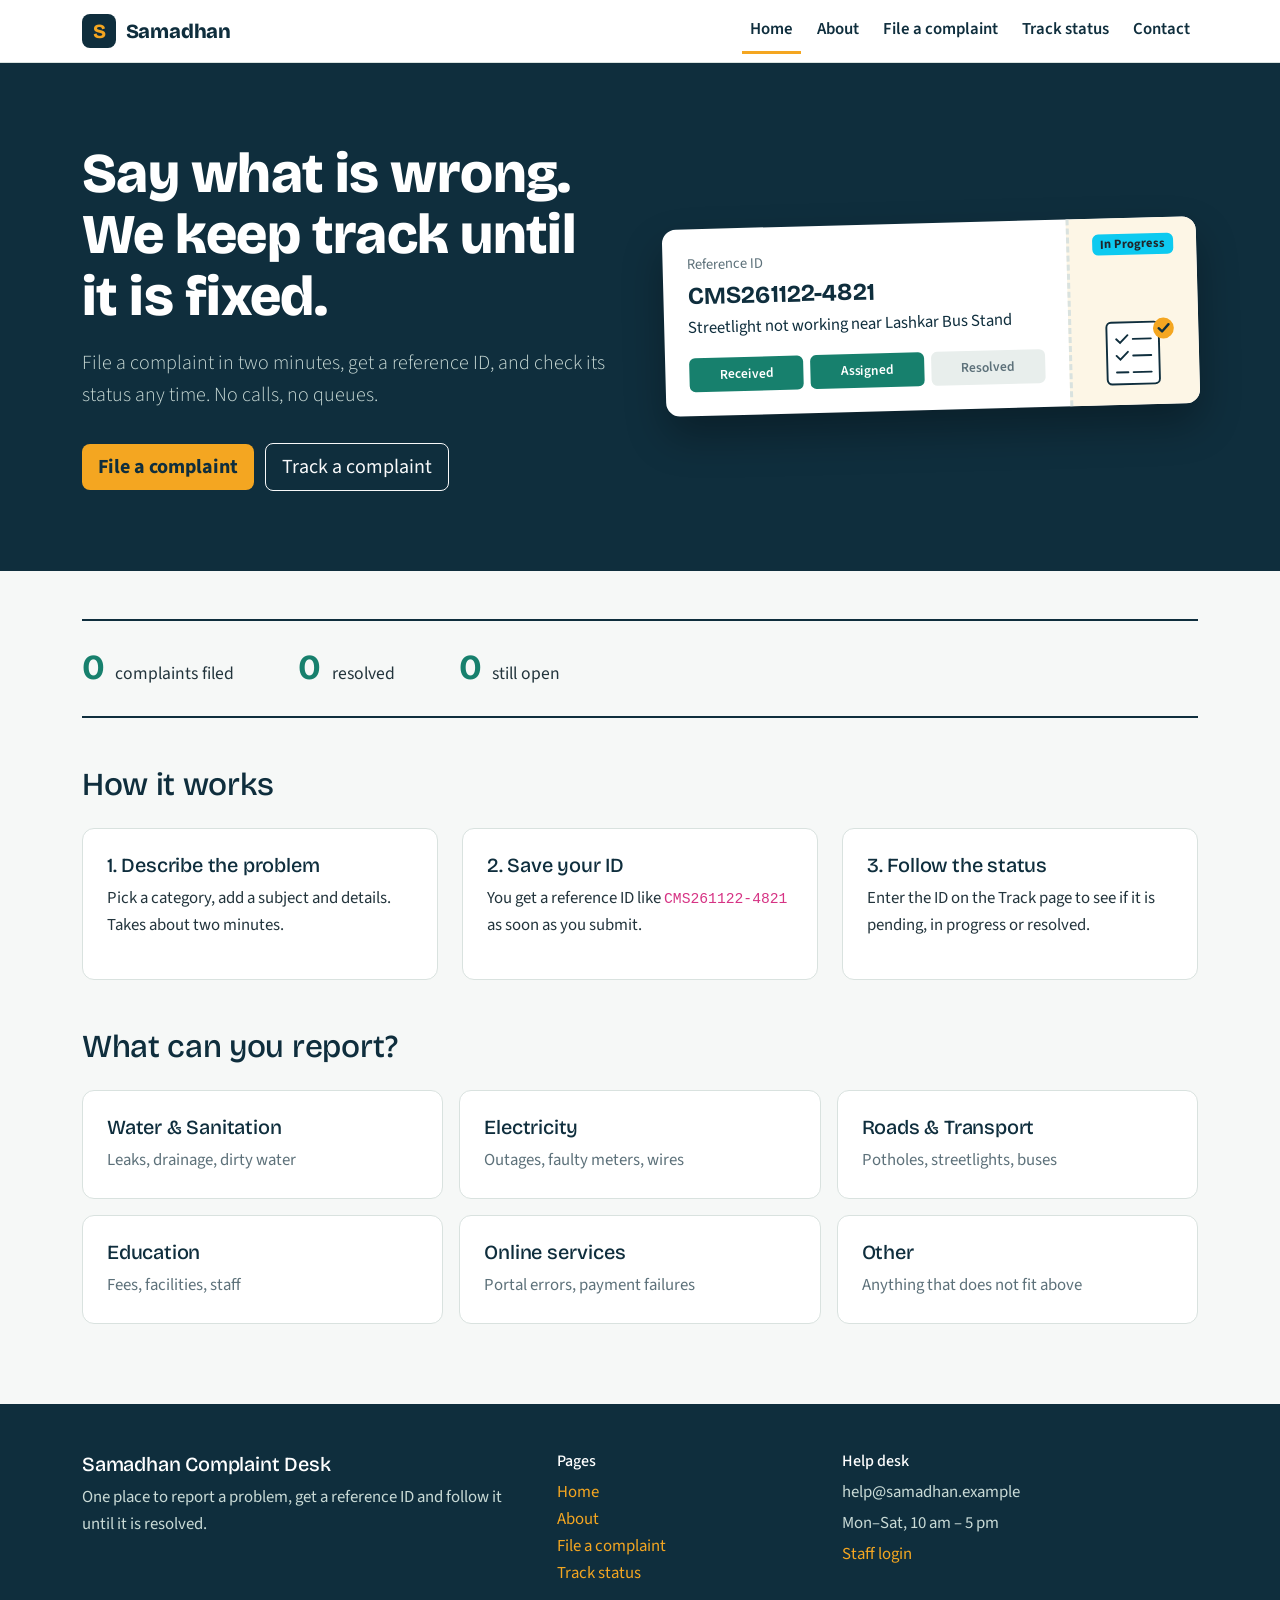
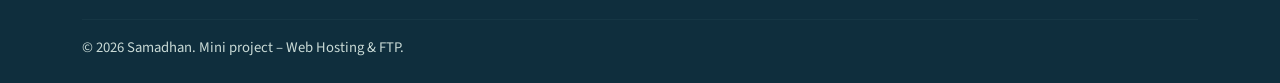
<file: index.html>
<!DOCTYPE html>
<html lang="en">
<head>
<meta charset="UTF-8">
<meta name="viewport" content="width=device-width, initial-scale=1">
<title>Home | Samadhan Complaint Desk</title>
<link href="https://cdn.jsdelivr.net/npm/bootstrap@5.3.3/dist/css/bootstrap.min.css" rel="stylesheet">
<link href="https://fonts.googleapis.com/css2?family=Bricolage+Grotesque:wght@500;700;800&family=Source+Sans+3:wght@400;600&display=swap" rel="stylesheet">
<link href="css/style.css" rel="stylesheet">
</head>
<body data-page="index">
<div id="site-header"></div>
<main>
<section class="hero"><div class="container"><div class="row align-items-center g-5">
 <div class="col-lg-6">
  <h1>Say what is wrong.<br>We keep track until it is fixed.</h1>
  <p class="lead">File a complaint in two minutes, get a reference ID, and check its status any time. No calls, no queues.</p>
  <a href="submit.html" class="btn btn-accent btn-lg me-2">File a complaint</a>
  <a href="track.html" class="btn btn-outline-light btn-lg">Track a complaint</a>
 </div>
 <div class="col-lg-6"><div class="ticket">
  <div class="ticket-main"><small>Reference ID</small><strong>CMS261122-4821</strong>
   <p>Streetlight not working near Lashkar Bus Stand</p>
   <ol class="steps"><li class="on">Received</li><li class="on">Assigned</li><li>Resolved</li></ol></div>
  <div class="ticket-stub"><span class="badge bg-info text-dark">In Progress</span><img src="img/hero.svg" alt="Illustration of a checklist with a tick mark"></div>
 </div></div>
</div></div></section>

<section class="py-5"><div class="container"><div class="stat-row">
 <div><b id="sTotal">0</b> complaints filed</div><div><b id="sDone">0</b> resolved</div><div><b id="sOpen">0</b> still open</div>
</div></div></section>

<section class="pb-5"><div class="container"><h2 class="mb-4">How it works</h2><div class="row g-4">
 <div class="col-md-4"><div class="how"><h5>1. Describe the problem</h5><p>Pick a category, add a subject and details. Takes about two minutes.</p></div></div>
 <div class="col-md-4"><div class="how"><h5>2. Save your ID</h5><p>You get a reference ID like <code>CMS261122-4821</code> as soon as you submit.</p></div></div>
 <div class="col-md-4"><div class="how"><h5>3. Follow the status</h5><p>Enter the ID on the Track page to see if it is pending, in progress or resolved.</p></div></div>
</div></div></section>

<section class="pb-5"><div class="container"><h2 class="mb-4">What can you report?</h2><div class="row g-3">
 <div class="col-sm-6 col-lg-4"><a class="cat" href="submit.html?cat=Water+%26+Sanitation"><h5>Water &amp; Sanitation</h5><p>Leaks, drainage, dirty water</p></a></div>
 <div class="col-sm-6 col-lg-4"><a class="cat" href="submit.html?cat=Electricity"><h5>Electricity</h5><p>Outages, faulty meters, wires</p></a></div>
 <div class="col-sm-6 col-lg-4"><a class="cat" href="submit.html?cat=Roads+%26+Transport"><h5>Roads &amp; Transport</h5><p>Potholes, streetlights, buses</p></a></div>
 <div class="col-sm-6 col-lg-4"><a class="cat" href="submit.html?cat=Education"><h5>Education</h5><p>Fees, facilities, staff</p></a></div>
 <div class="col-sm-6 col-lg-4"><a class="cat" href="submit.html?cat=Online+services"><h5>Online services</h5><p>Portal errors, payment failures</p></a></div>
 <div class="col-sm-6 col-lg-4"><a class="cat" href="submit.html?cat=Other"><h5>Other</h5><p>Anything that does not fit above</p></a></div>
</div></div></section>
</main>
<div id="site-footer"></div>
<script src="https://cdn.jsdelivr.net/npm/bootstrap@5.3.3/dist/js/bootstrap.bundle.min.js"></script>
<script src="js/app.js"></script>
</body>
</html>
</file>
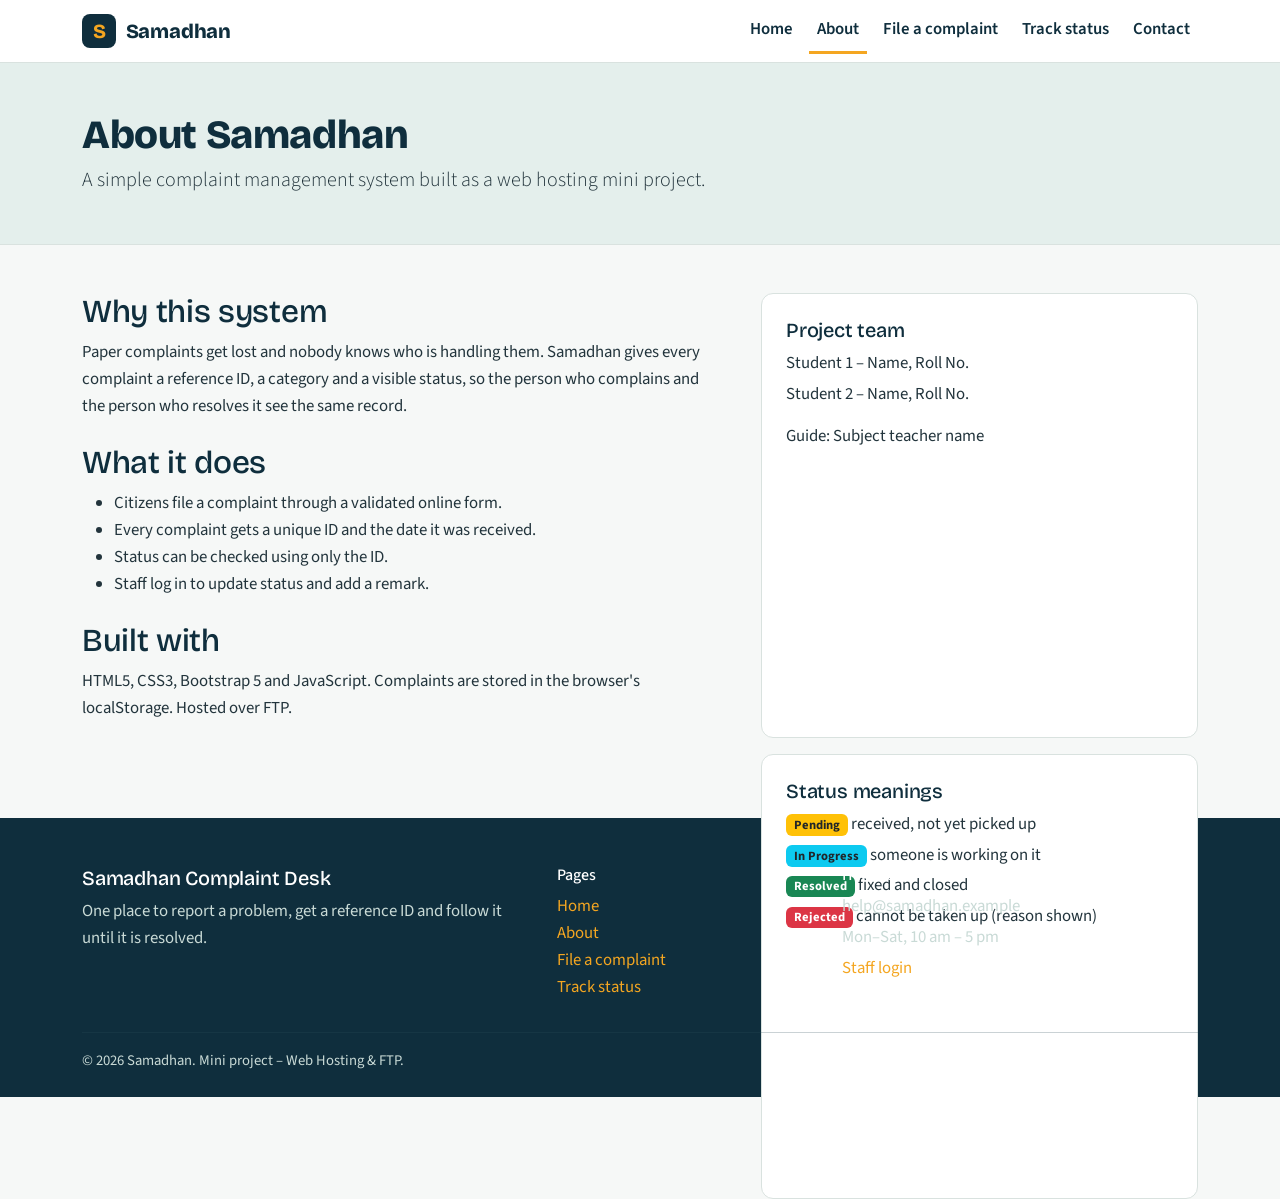
<file: about.html>
<!DOCTYPE html>
<html lang="en">
<head>
<meta charset="UTF-8">
<meta name="viewport" content="width=device-width, initial-scale=1">
<title>About | Samadhan Complaint Desk</title>
<link href="https://cdn.jsdelivr.net/npm/bootstrap@5.3.3/dist/css/bootstrap.min.css" rel="stylesheet">
<link href="https://fonts.googleapis.com/css2?family=Bricolage+Grotesque:wght@500;700;800&family=Source+Sans+3:wght@400;600&display=swap" rel="stylesheet">
<link href="css/style.css" rel="stylesheet">
</head>
<body data-page="about">
<div id="site-header"></div>
<main>
<section class="page-head"><div class="container"><h1>About Samadhan</h1><p class="lead">A simple complaint management system built as a web hosting mini project.</p></div></section>
<section class="py-5"><div class="container"><div class="row g-5">
 <div class="col-lg-7">
  <h2>Why this system</h2>
  <p>Paper complaints get lost and nobody knows who is handling them. Samadhan gives every complaint a reference ID, a category and a visible status, so the person who complains and the person who resolves it see the same record.</p>
  <h2 class="mt-4">What it does</h2>
  <ul><li>Citizens file a complaint through a validated online form.</li>
   <li>Every complaint gets a unique ID and the date it was received.</li>
   <li>Status can be checked using only the ID.</li>
   <li>Staff log in to update status and add a remark.</li></ul>
  <h2 class="mt-4">Built with</h2>
  <p>HTML5, CSS3, Bootstrap 5 and JavaScript. Complaints are stored in the browser's localStorage. Hosted over FTP.</p>
 </div>
 <div class="col-lg-5">
  <div class="how"><h5>Project team</h5><p class="mb-1">Student 1 – Name, Roll No.</p><p class="mb-1">Student 2 – Name, Roll No.</p><p class="mb-0 mt-3">Guide: Subject teacher name</p></div>
  <div class="how mt-3"><h5>Status meanings</h5>
   <p class="mb-1"><span class="badge bg-warning text-dark">Pending</span> received, not yet picked up</p>
   <p class="mb-1"><span class="badge bg-info text-dark">In Progress</span> someone is working on it</p>
   <p class="mb-1"><span class="badge bg-success">Resolved</span> fixed and closed</p>
   <p class="mb-0"><span class="badge bg-danger">Rejected</span> cannot be taken up (reason shown)</p></div>
 </div>
</div></div></section>
</main>
<div id="site-footer"></div>
<script src="https://cdn.jsdelivr.net/npm/bootstrap@5.3.3/dist/js/bootstrap.bundle.min.js"></script>
<script src="js/app.js"></script>
</body>
</html>
</file>
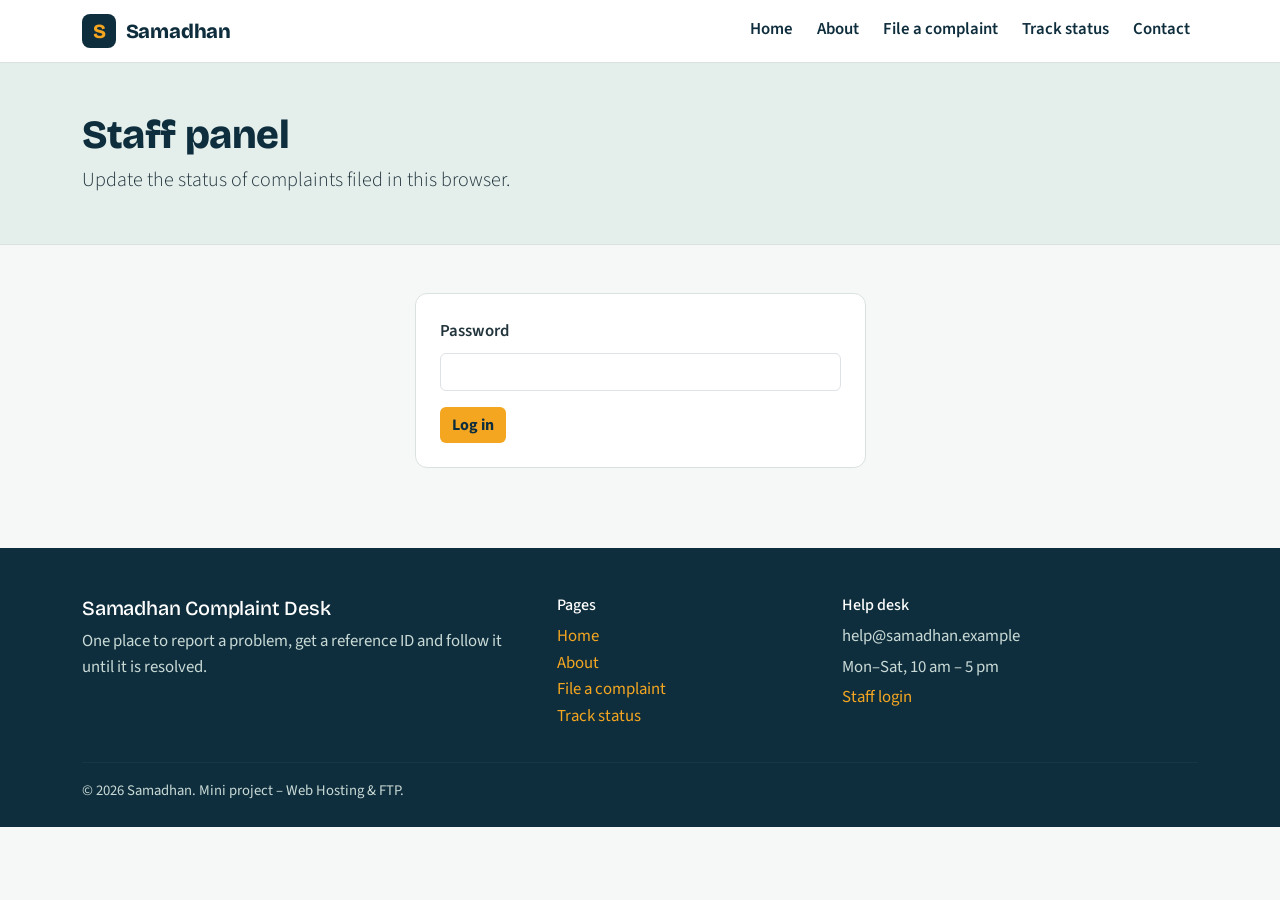
<file: admin.html>
<!DOCTYPE html>
<html lang="en">
<head>
<meta charset="UTF-8">
<meta name="viewport" content="width=device-width, initial-scale=1">
<title>Staff login | Samadhan Complaint Desk</title>
<link href="https://cdn.jsdelivr.net/npm/bootstrap@5.3.3/dist/css/bootstrap.min.css" rel="stylesheet">
<link href="https://fonts.googleapis.com/css2?family=Bricolage+Grotesque:wght@500;700;800&family=Source+Sans+3:wght@400;600&display=swap" rel="stylesheet">
<link href="css/style.css" rel="stylesheet">
</head>
<body data-page="admin">
<div id="site-header"></div>
<main>
<section class="page-head"><div class="container"><h1>Staff panel</h1><p class="lead">Update the status of complaints filed in this browser.</p></div></section>
<section class="py-5"><div class="container">
 <div id="login" class="row justify-content-center"><div class="col-md-5"><form id="loginForm" class="form-card" novalidate>
  <div id="loginErr" class="alert alert-danger d-none">Wrong password.</div>
  <label class="form-label" for="pass">Password</label><input type="password" class="form-control mb-3" id="pass" required>
  <div class="invalid-feedback mb-2">Enter the password.</div>
  <button class="btn btn-accent">Log in</button></form></div></div>
 <div id="panel" class="d-none">
  <div class="d-flex justify-content-between mb-3"><h2 id="panelCount"></h2><button id="logout" class="btn btn-outline-dark btn-sm align-self-center">Log out</button></div>
  <div id="list"></div>
 </div>
</div></section>
</main>
<div id="site-footer"></div>
<script src="https://cdn.jsdelivr.net/npm/bootstrap@5.3.3/dist/js/bootstrap.bundle.min.js"></script>
<script src="js/app.js"></script>
</body>
</html>
</file>
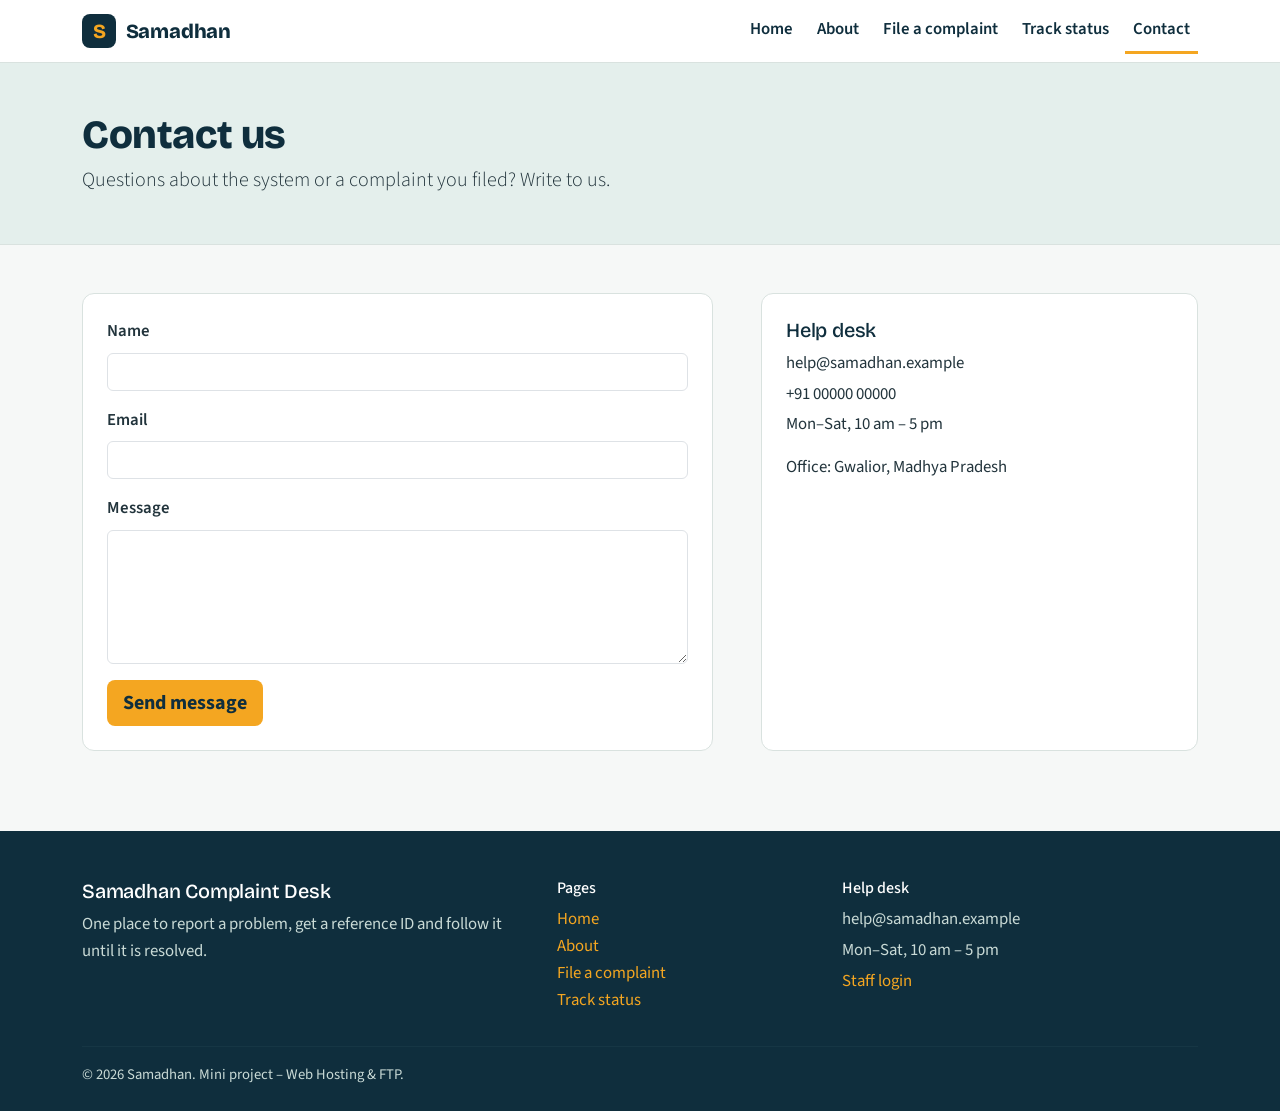
<file: contact.html>
<!DOCTYPE html>
<html lang="en">
<head>
<meta charset="UTF-8">
<meta name="viewport" content="width=device-width, initial-scale=1">
<title>Contact | Samadhan Complaint Desk</title>
<link href="https://cdn.jsdelivr.net/npm/bootstrap@5.3.3/dist/css/bootstrap.min.css" rel="stylesheet">
<link href="https://fonts.googleapis.com/css2?family=Bricolage+Grotesque:wght@500;700;800&family=Source+Sans+3:wght@400;600&display=swap" rel="stylesheet">
<link href="css/style.css" rel="stylesheet">
</head>
<body data-page="contact">
<div id="site-header"></div>
<main>
<section class="page-head"><div class="container"><h1>Contact us</h1><p class="lead">Questions about the system or a complaint you filed? Write to us.</p></div></section>
<section class="py-5"><div class="container"><div class="row g-5">
 <div class="col-lg-7">
  <div id="sent" class="alert alert-success d-none">Message sent. We reply within two working days.</div>
  <form id="contactForm" class="form-card" novalidate>
   <div class="mb-3"><label class="form-label" for="cname">Name</label><input class="form-control" id="cname" minlength="3" required><div class="invalid-feedback">Enter your name.</div></div>
   <div class="mb-3"><label class="form-label" for="cemail">Email</label><input type="email" class="form-control" id="cemail" required><div class="invalid-feedback">Enter a valid email address.</div></div>
   <div class="mb-3"><label class="form-label" for="cmsg">Message</label><textarea class="form-control" id="cmsg" rows="5" minlength="10" required></textarea><div class="invalid-feedback">Write at least 10 characters.</div></div>
   <button class="btn btn-accent btn-lg">Send message</button>
  </form>
 </div>
 <div class="col-lg-5"><div class="how"><h5>Help desk</h5><p class="mb-1">help@samadhan.example</p><p class="mb-1">+91 00000 00000</p><p class="mb-3">Mon–Sat, 10 am – 5 pm</p><p class="mb-0">Office: Gwalior, Madhya Pradesh</p></div></div>
</div></div></section>
</main>
<div id="site-footer"></div>
<script src="https://cdn.jsdelivr.net/npm/bootstrap@5.3.3/dist/js/bootstrap.bundle.min.js"></script>
<script src="js/app.js"></script>
</body>
</html>
</file>
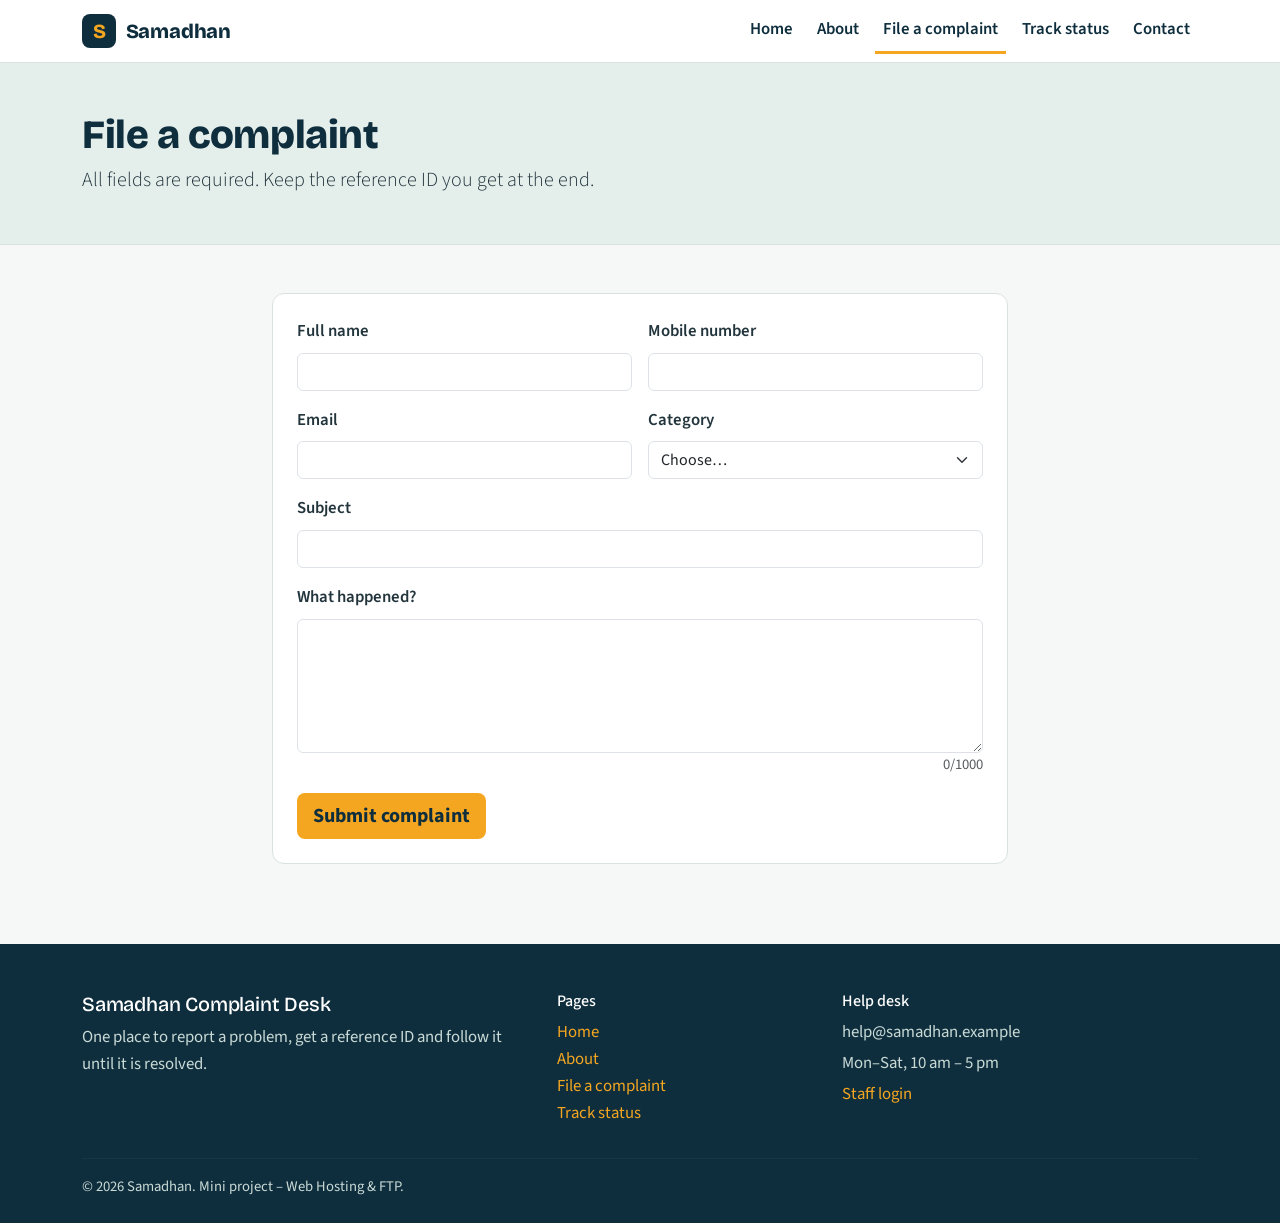
<file: submit.html>
<!DOCTYPE html>
<html lang="en">
<head>
<meta charset="UTF-8">
<meta name="viewport" content="width=device-width, initial-scale=1">
<title>File a complaint | Samadhan Complaint Desk</title>
<link href="https://cdn.jsdelivr.net/npm/bootstrap@5.3.3/dist/css/bootstrap.min.css" rel="stylesheet">
<link href="https://fonts.googleapis.com/css2?family=Bricolage+Grotesque:wght@500;700;800&family=Source+Sans+3:wght@400;600&display=swap" rel="stylesheet">
<link href="css/style.css" rel="stylesheet">
</head>
<body data-page="submit">
<div id="site-header"></div>
<main>
<section class="page-head"><div class="container"><h1>File a complaint</h1><p class="lead">All fields are required. Keep the reference ID you get at the end.</p></div></section>
<section class="py-5"><div class="container"><div class="row justify-content-center"><div class="col-lg-8">
 <div id="done" class="success-box d-none">
  <h2>Complaint received</h2><p>Your reference ID is</p><div class="big-id" id="newId"></div>
  <p>Save it. You need it to check the status.</p>
  <a class="btn btn-accent" id="trackLink" href="track.html">Track this complaint</a>
 </div>
 <form id="complaintForm" class="form-card" novalidate>
  <div class="row g-3">
   <div class="col-md-6"><label class="form-label" for="name">Full name</label>
    <input class="form-control" id="name" minlength="3" required><div class="invalid-feedback">Enter your full name (at least 3 characters).</div></div>
   <div class="col-md-6"><label class="form-label" for="phone">Mobile number</label>
    <input class="form-control" id="phone" inputmode="numeric" pattern="[6-9][0-9]{9}" maxlength="10" required><div class="invalid-feedback">Enter a 10-digit mobile number starting with 6–9.</div></div>
   <div class="col-md-6"><label class="form-label" for="email">Email</label>
    <input type="email" class="form-control" id="email" required><div class="invalid-feedback">Enter a valid email address.</div></div>
   <div class="col-md-6"><label class="form-label" for="category">Category</label>
    <select class="form-select" id="category" required><option value="">Choose…</option><option>Water &amp; Sanitation</option><option>Electricity</option><option>Roads &amp; Transport</option><option>Education</option><option>Online services</option><option>Other</option></select>
    <div class="invalid-feedback">Choose a category.</div></div>
   <div class="col-12"><label class="form-label" for="subject">Subject</label>
    <input class="form-control" id="subject" minlength="5" maxlength="100" required><div class="invalid-feedback">Subject needs at least 5 characters.</div></div>
   <div class="col-12"><label class="form-label" for="details">What happened?</label>
    <textarea class="form-control" id="details" rows="5" minlength="20" maxlength="1000" required></textarea>
    <div class="d-flex justify-content-between"><div class="invalid-feedback">Write at least 20 characters so we can act on it.</div><small class="text-muted ms-auto"><span id="count">0</span>/1000</small></div></div>
   <div class="col-12"><button class="btn btn-accent btn-lg" type="submit">Submit complaint</button></div>
  </div>
 </form>
</div></div></div></section>
</main>
<div id="site-footer"></div>
<script src="https://cdn.jsdelivr.net/npm/bootstrap@5.3.3/dist/js/bootstrap.bundle.min.js"></script>
<script src="js/app.js"></script>
</body>
</html>
</file>
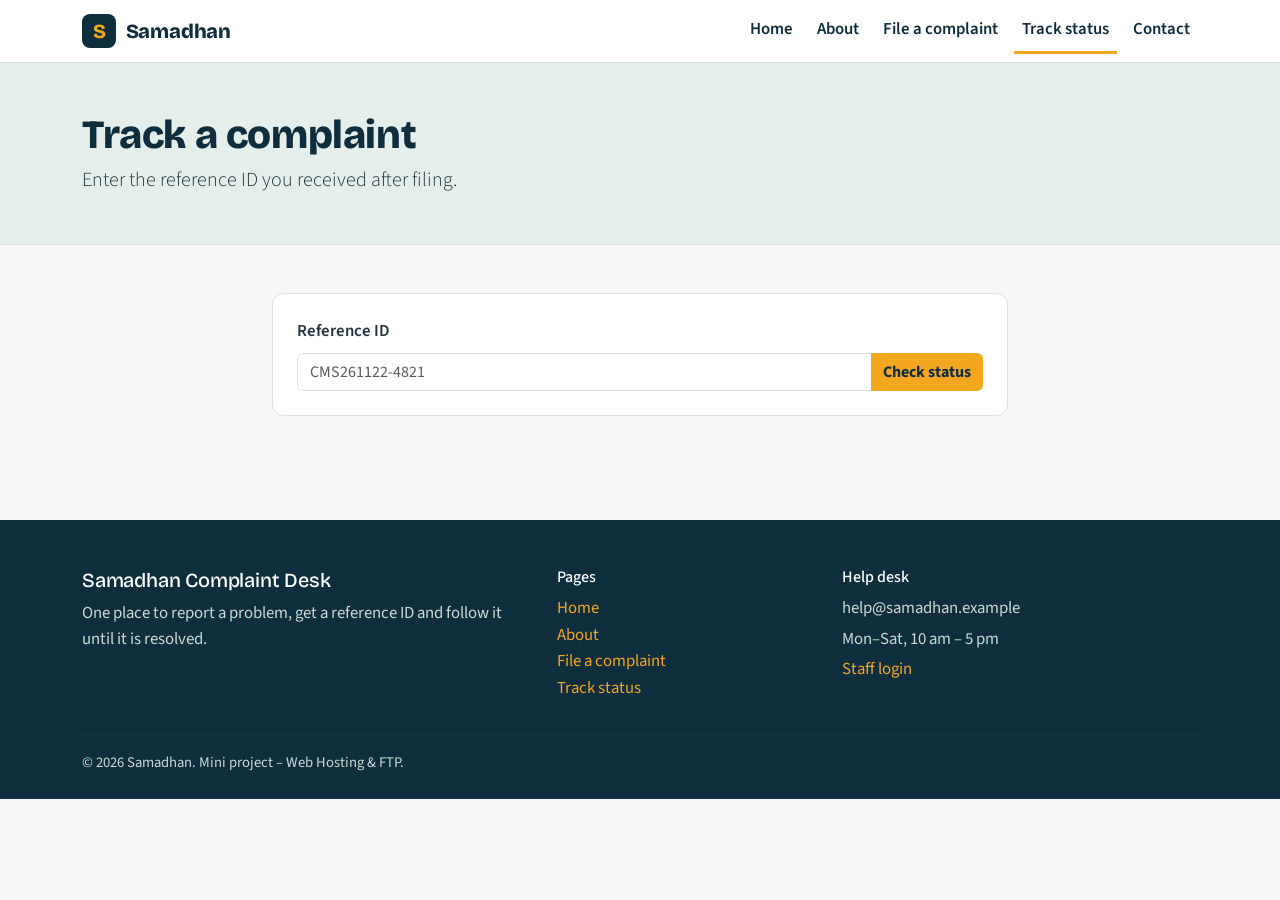
<file: track.html>
<!DOCTYPE html>
<html lang="en">
<head>
<meta charset="UTF-8">
<meta name="viewport" content="width=device-width, initial-scale=1">
<title>Track status | Samadhan Complaint Desk</title>
<link href="https://cdn.jsdelivr.net/npm/bootstrap@5.3.3/dist/css/bootstrap.min.css" rel="stylesheet">
<link href="https://fonts.googleapis.com/css2?family=Bricolage+Grotesque:wght@500;700;800&family=Source+Sans+3:wght@400;600&display=swap" rel="stylesheet">
<link href="css/style.css" rel="stylesheet">
</head>
<body data-page="track">
<div id="site-header"></div>
<main>
<section class="page-head"><div class="container"><h1>Track a complaint</h1><p class="lead">Enter the reference ID you received after filing.</p></div></section>
<section class="py-5"><div class="container"><div class="row justify-content-center"><div class="col-lg-8">
 <form id="trackForm" class="form-card mb-4" novalidate>
  <label class="form-label" for="id">Reference ID</label>
  <div class="input-group has-validation">
   <input class="form-control" id="id" placeholder="CMS261122-4821" pattern="CMS[0-9]{6}-[0-9]{4}" required>
   <button class="btn btn-accent">Check status</button>
   <div class="invalid-feedback">Format: CMS261122-4821</div>
  </div>
 </form>
 <div id="result"></div>
</div></div></div></section>
</main>
<div id="site-footer"></div>
<script src="https://cdn.jsdelivr.net/npm/bootstrap@5.3.3/dist/js/bootstrap.bundle.min.js"></script>
<script src="js/app.js"></script>
</body>
</html>
</file>
<file: css/style.css>
:root{--ink:#0f2e3d;--teal:#17806d;--saffron:#f4a621;--paper:#f6f8f7;--line:#d9e2df}
body{font-family:'Source Sans 3',sans-serif;color:#22343c;background:var(--paper);font-size:1.05rem;line-height:1.6}
h1,h2,h3,h4,h5,.navbar-brand{font-family:'Bricolage Grotesque',sans-serif;color:var(--ink);letter-spacing:-.01em}
a{color:var(--teal)}
.site-nav{background:#fff;border-bottom:1px solid var(--line)}
.navbar-brand{font-weight:800;display:flex;align-items:center;gap:.6rem}
.logo-mark{display:inline-grid;place-items:center;width:34px;height:34px;border-radius:8px;background:var(--ink);color:var(--saffron)}
.nav-link{font-weight:600;color:var(--ink)!important;border-bottom:3px solid transparent}
.nav-link.active,.nav-link:hover{border-bottom-color:var(--saffron)}
.btn-accent{background:var(--saffron);border:0;color:var(--ink);font-weight:700}
.btn-accent:hover{background:#e29810;color:var(--ink)}
:focus-visible{outline:3px solid var(--saffron);outline-offset:2px}
.hero{background:var(--ink);color:#fff;padding:5rem 0}
.hero h1{color:#fff;font-weight:800;font-size:clamp(2.1rem,5vw,3.5rem);line-height:1.1;margin-bottom:1.2rem}
.hero .lead{color:#c9dad6;max-width:34rem;margin-bottom:2rem}
.ticket{display:flex;background:#fff;color:var(--ink);border-radius:14px;overflow:hidden;box-shadow:0 20px 40px rgba(0,0,0,.3);transform:rotate(-1.5deg)}
.ticket-main{flex:1;padding:1.5rem}
.ticket-main small{display:block;color:#5d717a}
.ticket-main strong{font-family:'Bricolage Grotesque';font-size:1.5rem}
.ticket-stub{width:130px;border-left:3px dashed var(--line);padding:1rem;display:flex;flex-direction:column;align-items:center;justify-content:space-between;background:#fdf6e6}
.ticket-stub img{width:100%}
.steps{display:flex;list-style:none;padding:0;margin:1rem 0 0;gap:.4rem}
.steps li{flex:1;text-align:center;font-size:.85rem;padding:.4rem .2rem;border-radius:6px;background:#e8eeec;color:#5d717a;font-weight:600}
.steps li.on{background:var(--teal);color:#fff}
.steps.big{margin:1.2rem 0}.steps.big li{font-size:1rem;padding:.6rem}
.stat-row{display:flex;flex-wrap:wrap;gap:2rem 4rem;border-top:2px solid var(--ink);border-bottom:2px solid var(--ink);padding:1.2rem 0;font-size:1.1rem}
.stat-row b{font-family:'Bricolage Grotesque';font-size:2.2rem;color:var(--teal);margin-right:.4rem}
.how,.form-card,.cat{background:#fff;border:1px solid var(--line);border-radius:12px;padding:1.5rem}
.how{height:100%}
.cat{display:block;text-decoration:none;color:inherit;height:100%;transition:border-color .15s}
.cat:hover{border-color:var(--teal)}
.cat p{margin:0;color:#5d717a}
.page-head{background:#e4efec;padding:3rem 0;border-bottom:1px solid var(--line)}
.page-head h1{font-weight:800;margin-bottom:.3rem}.page-head .lead{margin:0}
.form-label{font-weight:600}
.success-box{background:#fff;border:2px solid var(--teal);border-radius:14px;padding:2.5rem;text-align:center}
.big-id{font-family:'Bricolage Grotesque';font-size:clamp(1.6rem,5vw,2.6rem);font-weight:800;background:#fdf6e6;border:2px dashed var(--saffron);display:inline-block;padding:.4rem 1.2rem;border-radius:10px;margin:.5rem 0 1rem}
.remark{background:#eef5f3;border-left:4px solid var(--teal);padding:.8rem 1rem;border-radius:6px}
.site-footer{background:var(--ink);color:#c9dad6;padding:3rem 0 1.5rem;margin-top:2rem}
.site-footer h5,.site-footer h6{color:#fff}.site-footer a{color:var(--saffron);text-decoration:none}
.site-footer hr{border-color:#2d4b5a}
@media (max-width:575px){.ticket{flex-direction:column;transform:none}.ticket-stub{width:auto;border-left:0;border-top:3px dashed var(--line);flex-direction:row}.ticket-stub img{width:70px}}
@media (prefers-reduced-motion:reduce){*{transition:none!important}}
</file>
